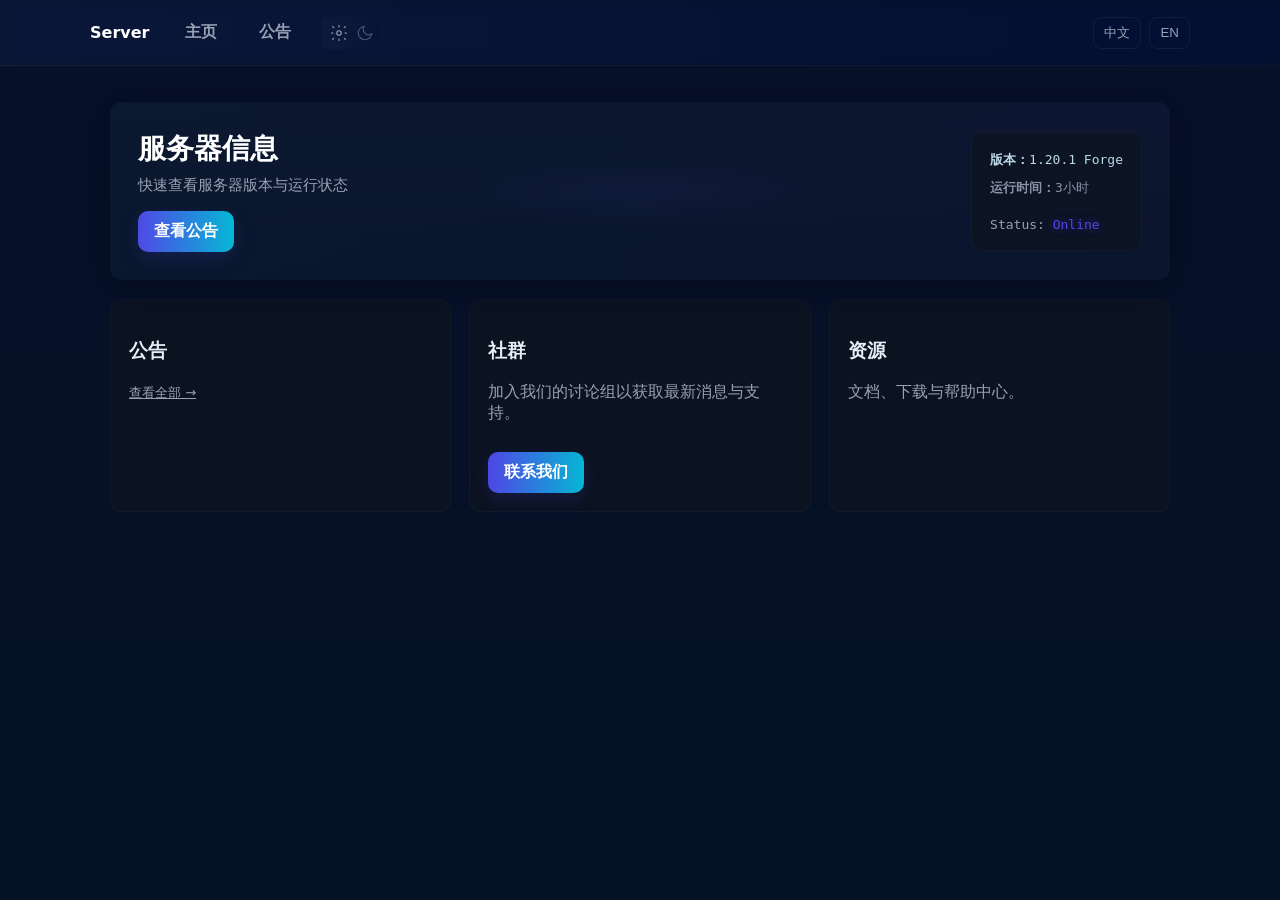
<file: index.html>
<!doctype html>
<html lang="zh-CN">
<head>
  <meta charset="utf-8" />
  <meta name="viewport" content="width=device-width,initial-scale=1" />
  <title>主页 - Server</title>
  <link rel="stylesheet" href="assets/style.css">
</head>
<body>
  <header>
    <nav>
      <div class="brand">Server</div>
      <a href="index.html" data-i18n="nav.home">主页</a>
      <!-- chat removed -->
      <a href="announcements.html" data-i18n="nav.announcements">公告</a>
      <div class="lang-switch">
        <button id="lang-zh">中文</button>
        <button id="lang-en">EN</button>
      </div>
    </nav>
  </header>

  <main class="container">
    <section class="hero">
      <div class="grid-bg" aria-hidden="true"></div>
      <div class="left">
        <h1 data-i18n="home.title">服务器信息</h1>
        <p class="muted">快速查看服务器版本与运行状态</p>
        <div class="cta">
          <!-- chat removed -->
          <a class="btn" href="announcements.html" data-i18n="home.gotoAnnouncements">查看公告</a>
        </div>
      </div>
      <div class="right server-card card terminal">
        <div class="line"><strong data-i18n="home.version">版本：</strong><span id="server-version">—</span></div>
        <div class="line small"><strong data-i18n="home.uptime">运行时间：</strong><span id="server-uptime">—</span></div>
        <div style="margin-top:10px;font-size:13px;color:var(--muted)">Status: <span class="neon">Online</span></div>
      </div>
    </section>

    <div class="grid">
      <div class="card">
        <h3 data-i18n="ann.title">公告</h3>
        <div class="ann-list" id="ann-preview"></div>
        <a href="announcements.html" class="small muted">查看全部 →</a>
      </div>
      <div class="card">
        <h3>社群</h3>
        <p class="muted">加入我们的讨论组以获取最新消息与支持。</p>
        <a href="mailto:contact@example.com" class="btn" style="margin-top:12px">联系我们</a>
      </div>
      <div class="card">
        <h3>资源</h3>
        <p class="muted">文档、下载与帮助中心。</p>
      </div>
    </div>
  </main>

  <script src="assets/app.js"></script>
  <script>
    // Page-specific initialization
    document.addEventListener('DOMContentLoaded', function(){
      App.init();
      App.loadServerInfo();
    });
  </script>
</body>
</html>
</file>
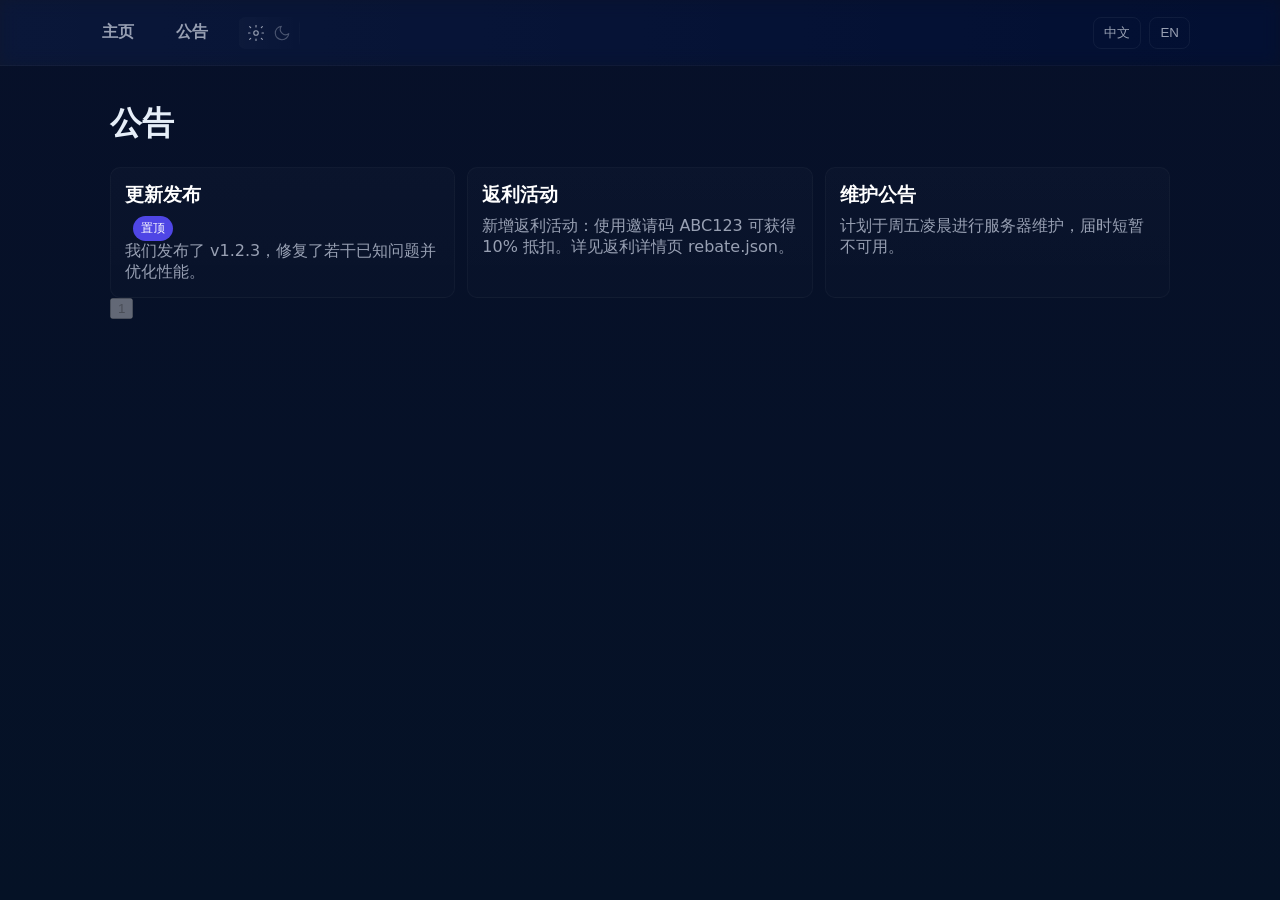
<file: announcements.html>
<!doctype html>
<html lang="zh-CN">
<head>
  <meta charset="utf-8" />
  <meta name="viewport" content="width=device-width,initial-scale=1" />
  <title>公告</title>
  <link rel="stylesheet" href="assets/style.css">
</head>
<body>
  <header>
    <nav>
      <a href="index.html" data-i18n="nav.home">主页</a>
      <!-- chat removed -->
      <!-- messages link removed -->
      <a href="announcements.html" data-i18n="nav.announcements">公告</a>
      <div class="lang-switch">
        <button id="lang-zh">中文</button>
        <button id="lang-en">EN</button>
      </div>
    </nav>
  </header>

  <main class="container">
    <h1 data-i18n="ann.title">公告</h1>

    <section class="ann-list" id="ann-list"></section>

    <div id="pagination"></div>
  </main>

  <script src="assets/app.js"></script>
  <script>
    document.addEventListener('DOMContentLoaded', function(){
      App.init();
      Announcements.init();
    });
  </script>
</body>
</html>
</file>
<file: assets/style.css>
:root{
  --bg:#0f1724; /* deep navy */
  --card:#0b1220;
  --muted:#98a0b3;
  --accent:#4f46e5; /* indigo */
  --glass: rgba(255,255,255,0.04);
  --radius:12px;
}
*{box-sizing:border-box}
html,body{height:100%}
body{margin:0;font-family:Inter, "Segoe UI", Roboto, "Microsoft YaHei", system-ui, -apple-system, sans-serif;background:linear-gradient(180deg,#071029 0%,#051226 100%);color:#e6eef8;-webkit-font-smoothing:antialiased}
header{backdrop-filter:saturate(140%) blur(8px);background:linear-gradient(90deg,rgba(255,255,255,0.03),transparent);position:sticky;top:0;z-index:40;padding:14px 28px;border-bottom:1px solid rgba(255,255,255,0.03)}
nav{max-width:1100px;margin:0 auto;display:flex;align-items:center;gap:18px}
nav a{color:var(--muted);text-decoration:none;padding:8px 12px;border-radius:10px;font-weight:600}
nav a:hover{color:#fff;background:linear-gradient(90deg,rgba(255,255,255,0.03),transparent)}
.brand{font-weight:700;color:#fff;margin-right:6px}
.lang-switch{margin-left:auto;display:flex;gap:8px}
.lang-switch button{background:transparent;border:1px solid rgba(255,255,255,0.05);color:var(--muted);padding:6px 10px;border-radius:8px;cursor:pointer}
.lang-switch button:hover{color:#fff;border-color:rgba(255,255,255,0.12)}

/* theme toggle button */
.theme-toggle{display:inline-flex;align-items:center;gap:8px;padding:6px 8px;border-radius:8px;border:1px solid transparent;background:linear-gradient(90deg,rgba(255,255,255,0.02),transparent);color:var(--muted);cursor:pointer;font-weight:600}
.theme-toggle:hover{border-color:rgba(255,255,255,0.06);color:#fff}
.theme-toggle .icon{width:18px;height:18px;display:inline-block;transition:transform .35s ease,opacity .25s}
.theme-toggle .icon svg{width:100%;height:100%;display:block}
.theme-toggle.is-light{background:linear-gradient(90deg,rgba(0,0,0,0.03),transparent);color:var(--muted)}

/* smooth transitions for theme change */
body, header, .card, .btn, .server-card, .ann-item, .hero{transition:background-color .45s ease, color .35s ease, border-color .35s ease, box-shadow .45s ease}

/* theme toggle animation */
.theme-toggle.animating .icon{transform:rotate(20deg) scale(0.95)}
.theme-toggle .icon.icon-moon{opacity:0.45;transform:translateY(0)}
.theme-toggle.is-light .icon.icon-moon{opacity:1}
.theme-toggle.is-light .icon.icon-sun{opacity:0.45}

.theme-toggle[aria-pressed="true"]{box-shadow:0 6px 18px rgba(79,70,229,0.14)}


.container{max-width:1100px;margin:36px auto;padding:0 20px}
.hero{display:flex;align-items:center;gap:24px;padding:28px;background:linear-gradient(180deg, rgba(255,255,255,0.02), rgba(255,255,255,0.01));border-radius:var(--radius);box-shadow:0 6px 30px rgba(2,6,23,0.6)}
.hero{position:relative;overflow:hidden}
.hero::before{content:"";position:absolute;inset:0;background:radial-gradient(ellipse at center, rgba(79,70,229,0.06), transparent 25%), linear-gradient(90deg, rgba(6,182,212,0.02), rgba(79,70,229,0.02));mix-blend-mode:screen;pointer-events:none}
.grid-bg{position:absolute;inset: -20% -10%;background-image:repeating-linear-gradient(0deg,rgba(255,255,255,0.02) 0 1px,transparent 1px 40px),repeating-linear-gradient(90deg,rgba(255,255,255,0.01) 0 1px,transparent 1px 40px);opacity:0.06;transform:translateZ(0);animation:moveGrid 20s linear infinite}

@keyframes moveGrid{from{transform:translateY(0)}to{transform:translateY(-120px)}}

.neon{color:var(--accent);text-shadow:0 0 8px rgba(79,70,229,0.6),0 0 24px rgba(6,182,212,0.08)}

.terminal{background:rgba(3,7,18,0.6);border:1px solid rgba(79,70,229,0.12);padding:12px;border-radius:10px;font-family:ui-monospace, SFMono-Regular, Menlo, Monaco, "Roboto Mono", "Microsoft YaHei", monospace;color:#cfeefd}
.terminal .line{opacity:0.9;font-size:13px}
.hero .left{flex:1}
.hero h1{margin:0;font-size:28px;color:#fff}
.hero p{margin:8px 0 0;color:var(--muted);font-size:15px}
.hero .cta{margin-top:16px}
.btn{display:inline-block;background:linear-gradient(90deg,var(--accent),#06b6d4);color:#fff;padding:10px 16px;border-radius:10px;text-decoration:none;font-weight:600;box-shadow:0 6px 18px rgba(79,70,229,0.18)}

.btn.ghost{background:transparent;border:1px solid rgba(255,255,255,0.06);box-shadow:none;color:#cfeefd}

.grid{display:grid;grid-template-columns:repeat(12,1fr);gap:18px;margin-top:20px}
.card{grid-column:span 4;background:var(--card);padding:18px;border-radius:12px;border:1px solid rgba(255,255,255,0.03)}
.server-card{grid-column:span 8;display:flex;flex-direction:column;gap:10px}
.muted{color:var(--muted)}
.small{font-size:13px;color:var(--muted)}

#chat-window{height:380px;overflow:auto;border-radius:10px;padding:12px;background:var(--glass);border:1px solid rgba(255,255,255,0.03)}
#messages{list-style:none;padding:0;margin:0}
#messages li{padding:10px;border-radius:8px;margin-bottom:8px;background:linear-gradient(180deg, rgba(255,255,255,0.02), transparent)}
#chat-form{display:flex;gap:8px;align-items:center;margin-top:12px}
#chat-form input,#chat-form textarea{padding:10px;border-radius:8px;border:1px solid rgba(255,255,255,0.04);background:transparent;color:#fff}
#chat-form input{min-width:160px}
#chat-form button{padding:10px 14px;border-radius:8px;border:none;background:var(--accent);color:#fff;cursor:pointer}

.ann-list{display:grid;grid-template-columns:repeat(auto-fill,minmax(260px,1fr));gap:12px;margin-top:12px}
.ann-item{background:linear-gradient(180deg, rgba(255,255,255,0.02), rgba(255,255,255,0.01));padding:14px;border-radius:10px;border:1px solid rgba(255,255,255,0.03)}
.ann-item h3{margin:0 0 8px;color:#fff}
.ann-item p{margin:0;color:var(--muted)}
/* pinned badge */
.badge{display:inline-block;background:var(--accent);color:#fff;padding:4px 8px;border-radius:999px;font-size:12px;margin-left:8px}

footer{max-width:1100px;margin:36px auto;padding:20px;color:var(--muted);text-align:center}

@media (max-width:900px){
  .hero{flex-direction:column;align-items:flex-start}
  .grid{grid-template-columns:repeat(6,1fr)}
  .server-card{grid-column:span 6}
  .card{grid-column:span 6}
}

@media (max-width:520px){
  nav{padding:0 6px}
  .grid{grid-template-columns:repeat(1,1fr)}
  .card,.server-card{grid-column:span 1}
  .hero h1{font-size:20px}
}

/* Light theme overrides */
[data-theme="light"]{
  --bg: #f6f9fc;
  --card: #ffffff;
  --muted: #596273;
  --accent: #2563eb; /* blue */
  --glass: rgba(3,7,18,0.03);
  color-scheme: light;
}

/* Accessibility & focus */
.skip-link{position:absolute;left:-9999px;top:auto;width:1px;height:1px;overflow:hidden}
.skip-link:focus{left:8px;top:8px;width:auto;height:auto;background:#000;color:#fff;padding:8px 12px;border-radius:6px;z-index:9999}

:focus{outline:none}
:focus-visible{outline:3px solid rgba(79,70,229,0.6);outline-offset:3px;border-radius:6px}

/* High contrast mode support */
@media (prefers-contrast:more){
  :root{--muted:#8892a6}
  nav a{color:var(--muted)}
}
</file>
